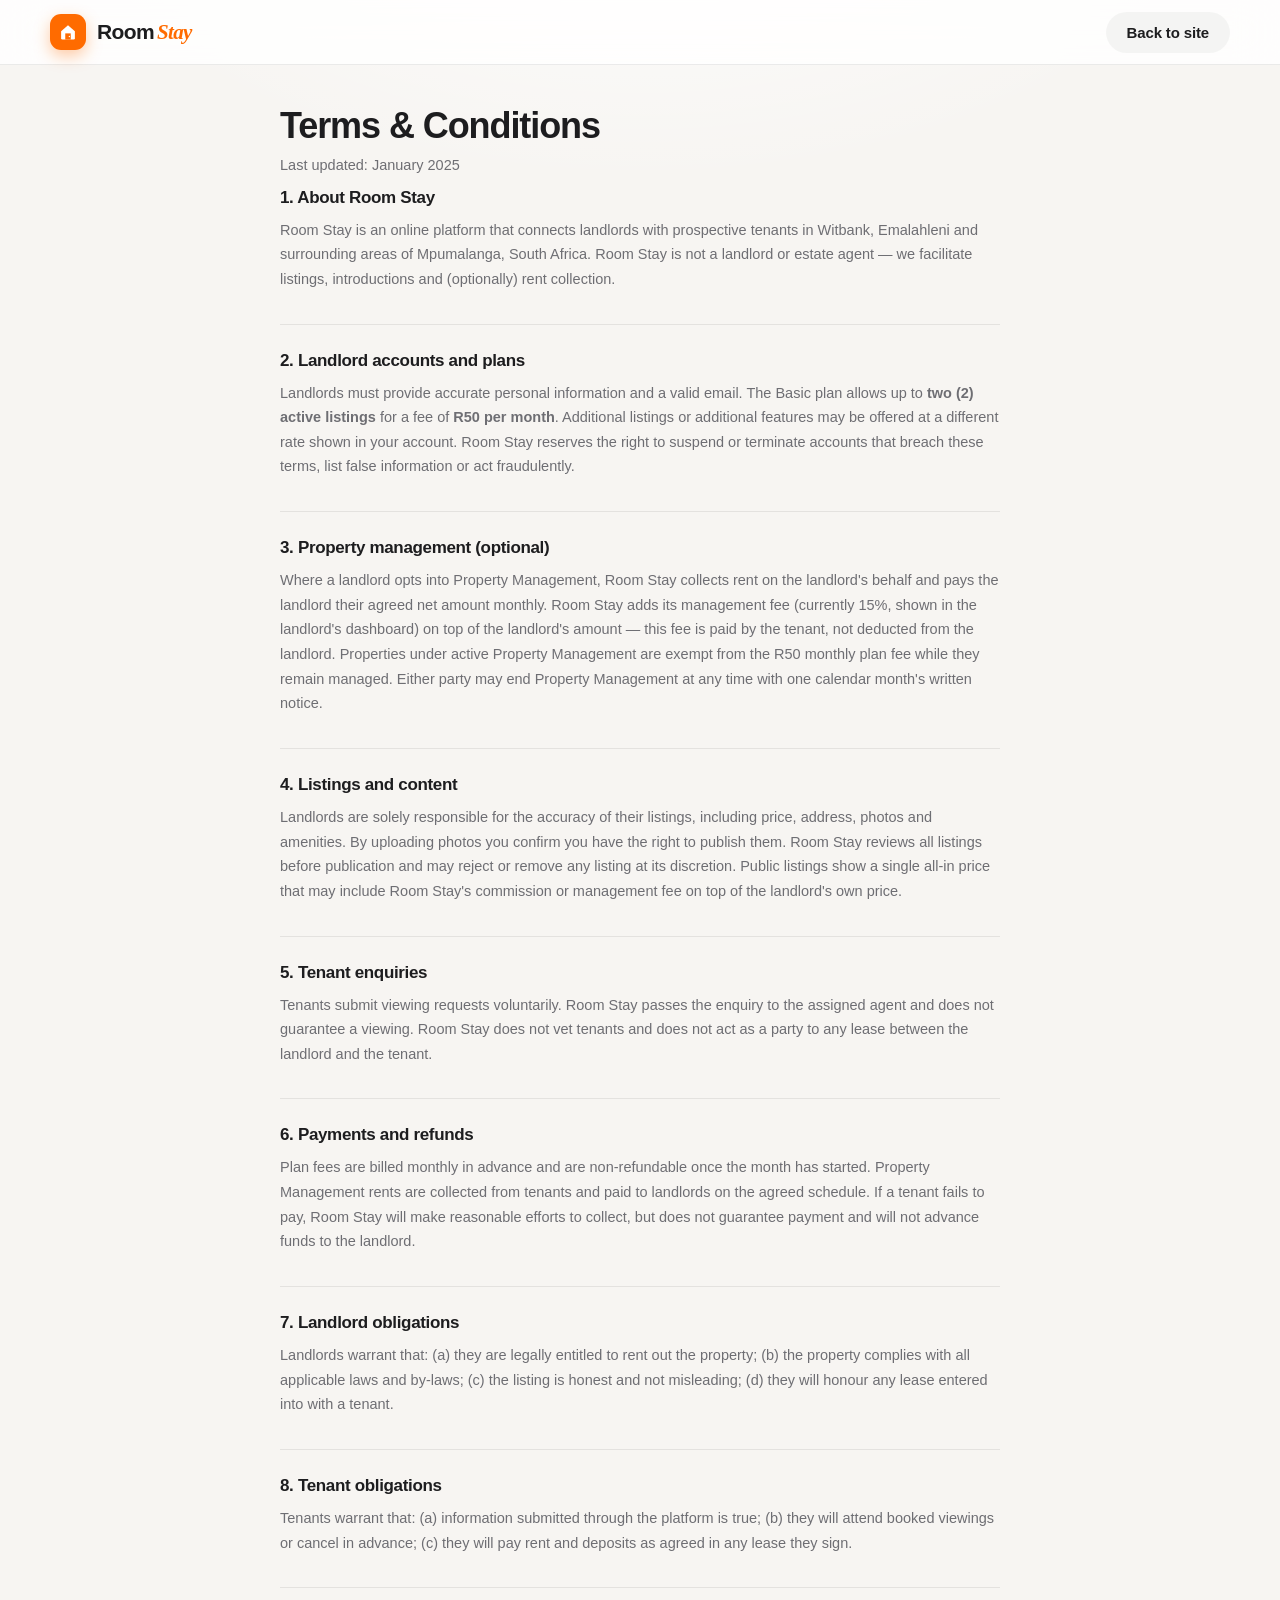
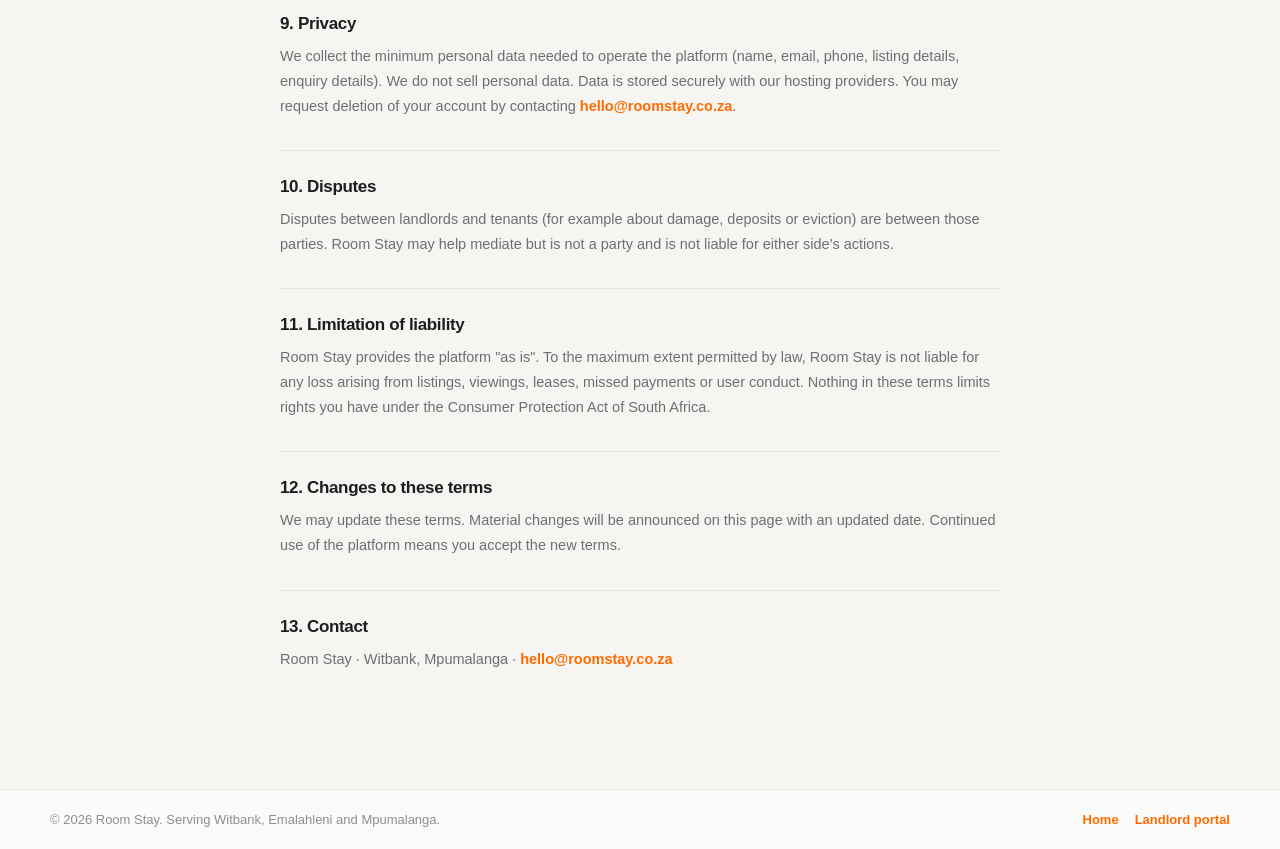
<file: terms.html>
<!DOCTYPE html>
<html lang="en">
<head>
<meta charset="UTF-8">
<meta name="viewport" content="width=device-width, initial-scale=1">
<title>Terms &amp; Conditions — Room Stay</title>
<link rel="icon" type="image/svg+xml" href="data:image/svg+xml,%3Csvg xmlns='http://www.w3.org/2000/svg' viewBox='0 0 64 64'%3E%3Crect width='64' height='64' rx='14' fill='%23FF6B00'/%3E%3Cpath d='M16 30 32 16l16 14v18a3 3 0 0 1-3 3H19a3 3 0 0 1-3-3V30z' fill='none' stroke='%23ffffff' stroke-width='3' stroke-linejoin='round'/%3E%3Cpath d='M26 51V36h12v15' fill='none' stroke='%23ffffff' stroke-width='3' stroke-linejoin='round'/%3E%3Ccircle cx='35' cy='44' r='1.6' fill='%23ffffff'/%3E%3C/svg%3E">
<link rel="stylesheet" href="public.css">
</head>
<body>

<header class="site-header">
  <div class="wrap header-inner">
    <a class="brand" href="index.html">
      <span class="brand-mark">
        <svg viewBox="0 0 32 32" fill="none" aria-hidden="true">
          <path d="M6 15 16 6l10 9v10a2 2 0 0 1-2 2H8a2 2 0 0 1-2-2V15z" fill="#fff"/>
          <path d="M12 27V18h8v9" fill="#FF6B00"/>
          <circle cx="18" cy="22.5" r="1" fill="#fff"/>
        </svg>
      </span>
      <span class="brand-name"><span class="brand-first">Room</span><span class="brand-second">Stay</span></span>
    </a>
    <div class="header-actions">
      <a class="btn btn-ghost" href="index.html">Back to site</a>
    </div>
  </div>
</header>

<main class="wrap terms-wrap">
  <h1>Terms &amp; Conditions</h1>
  <p class="terms-updated">Last updated: January 2025</p>

  <section>
    <h2>1. About Room Stay</h2>
    <p>Room Stay is an online platform that connects landlords with prospective tenants in Witbank, Emalahleni and surrounding areas of Mpumalanga, South Africa. Room Stay is not a landlord or estate agent — we facilitate listings, introductions and (optionally) rent collection.</p>
  </section>

  <section>
    <h2>2. Landlord accounts and plans</h2>
    <p>Landlords must provide accurate personal information and a valid email. The Basic plan allows up to <strong>two (2) active listings</strong> for a fee of <strong>R50 per month</strong>. Additional listings or additional features may be offered at a different rate shown in your account. Room Stay reserves the right to suspend or terminate accounts that breach these terms, list false information or act fraudulently.</p>
  </section>

  <section>
    <h2>3. Property management (optional)</h2>
    <p>Where a landlord opts into Property Management, Room Stay collects rent on the landlord's behalf and pays the landlord their agreed net amount monthly. Room Stay adds its management fee (currently 15%, shown in the landlord's dashboard) on top of the landlord's amount — this fee is paid by the tenant, not deducted from the landlord. Properties under active Property Management are exempt from the R50 monthly plan fee while they remain managed. Either party may end Property Management at any time with one calendar month's written notice.</p>
  </section>

  <section>
    <h2>4. Listings and content</h2>
    <p>Landlords are solely responsible for the accuracy of their listings, including price, address, photos and amenities. By uploading photos you confirm you have the right to publish them. Room Stay reviews all listings before publication and may reject or remove any listing at its discretion. Public listings show a single all-in price that may include Room Stay's commission or management fee on top of the landlord's own price.</p>
  </section>

  <section>
    <h2>5. Tenant enquiries</h2>
    <p>Tenants submit viewing requests voluntarily. Room Stay passes the enquiry to the assigned agent and does not guarantee a viewing. Room Stay does not vet tenants and does not act as a party to any lease between the landlord and the tenant.</p>
  </section>

  <section>
    <h2>6. Payments and refunds</h2>
    <p>Plan fees are billed monthly in advance and are non-refundable once the month has started. Property Management rents are collected from tenants and paid to landlords on the agreed schedule. If a tenant fails to pay, Room Stay will make reasonable efforts to collect, but does not guarantee payment and will not advance funds to the landlord.</p>
  </section>

  <section>
    <h2>7. Landlord obligations</h2>
    <p>Landlords warrant that: (a) they are legally entitled to rent out the property; (b) the property complies with all applicable laws and by-laws; (c) the listing is honest and not misleading; (d) they will honour any lease entered into with a tenant.</p>
  </section>

  <section>
    <h2>8. Tenant obligations</h2>
    <p>Tenants warrant that: (a) information submitted through the platform is true; (b) they will attend booked viewings or cancel in advance; (c) they will pay rent and deposits as agreed in any lease they sign.</p>
  </section>

  <section>
    <h2>9. Privacy</h2>
    <p>We collect the minimum personal data needed to operate the platform (name, email, phone, listing details, enquiry details). We do not sell personal data. Data is stored securely with our hosting providers. You may request deletion of your account by contacting <a href="mailto:hello@roomstay.co.za">hello@roomstay.co.za</a>.</p>
  </section>

  <section>
    <h2>10. Disputes</h2>
    <p>Disputes between landlords and tenants (for example about damage, deposits or eviction) are between those parties. Room Stay may help mediate but is not a party and is not liable for either side's actions.</p>
  </section>

  <section>
    <h2>11. Limitation of liability</h2>
    <p>Room Stay provides the platform "as is". To the maximum extent permitted by law, Room Stay is not liable for any loss arising from listings, viewings, leases, missed payments or user conduct. Nothing in these terms limits rights you have under the Consumer Protection Act of South Africa.</p>
  </section>

  <section>
    <h2>12. Changes to these terms</h2>
    <p>We may update these terms. Material changes will be announced on this page with an updated date. Continued use of the platform means you accept the new terms.</p>
  </section>

  <section>
    <h2>13. Contact</h2>
    <p>Room Stay · Witbank, Mpumalanga · <a href="mailto:hello@roomstay.co.za">hello@roomstay.co.za</a></p>
  </section>
</main>

<footer class="site-footer">
  <div class="wrap footer-inner">
    <p>© <span id="year"></span> Room Stay. Serving Witbank, Emalahleni and Mpumalanga.</p>
    <div class="footer-links"><a href="index.html">Home</a><a href="landlord.html">Landlord portal</a></div>
  </div>
</footer>

<script>document.getElementById('year').textContent=new Date().getFullYear();</script>
</body>
</html>
</file>
<file: public.css>
:root{
  --bg:#f7f5f2;
  --surface:#fff;
  --ink:#1d1d1f;
  --ink-2:#6e6e73;
  --ink-3:#8e8e93;
  --line:rgba(0,0,0,.08);
  --accent:#FF6B00;          /* signature orange */
  --accent-dark:#E55C00;
  --accent-soft:rgba(255,107,0,.10);
  --radius-lg:22px;
  --radius-md:16px;
  --shadow-sm:0 1px 2px rgba(0,0,0,.04), 0 6px 18px rgba(0,0,0,.05);
  --shadow-md:0 2px 8px rgba(0,0,0,.05), 0 20px 44px rgba(0,0,0,.10);
  --font:-apple-system, BlinkMacSystemFont, "SF Pro Display", "SF Pro Text", "Segoe UI", Roboto, Helvetica, Arial, sans-serif;
}

*{box-sizing:border-box;}
html{scroll-behavior:smooth;}

body{
  margin:0;
  font-family:var(--font);
  color:var(--ink);
  background:radial-gradient(900px 520px at 50% -180px, #fff 0, rgba(255,255,255,0) 70%), var(--bg);
  -webkit-font-smoothing:antialiased;
}

img{display:block;max-width:100%;}
a{color:inherit;text-decoration:none;}
button{font-family:inherit;}
.hidden{display:none !important;}
.wrap{width:min(1180px, calc(100% - 32px));margin-inline:auto;}

/* ---------- Buttons ---------- */
.btn{
  display:inline-flex;align-items:center;justify-content:center;gap:8px;
  border:1px solid transparent;border-radius:999px;padding:11px 20px;
  font-size:15px;font-weight:600;letter-spacing:-.01em;cursor:pointer;
  transition:transform .16s, background .16s, box-shadow .16s;
  white-space:nowrap;
}
.btn:active{transform:scale(.97);}
.btn-primary{background:var(--accent);color:#fff;box-shadow:0 8px 22px rgba(255,107,0,.35);}
.btn-primary:hover{background:var(--accent-dark);}
.btn-dark{background:var(--ink);color:#fff;}
.btn-dark:hover{background:#000;}
.btn-ghost{background:rgba(0,0,0,.04);color:var(--ink);}
.btn-ghost:hover{background:rgba(0,0,0,.08);}

/* ---------- Header ---------- */
.site-header{
  position:sticky;top:0;z-index:50;
  background:rgba(255,255,255,.82);
  backdrop-filter:saturate(180%) blur(22px);
  -webkit-backdrop-filter:saturate(180%) blur(22px);
  border-bottom:1px solid var(--line);
}
.header-inner{display:flex;align-items:center;gap:24px;height:64px;}

.brand{display:inline-flex;align-items:center;gap:11px;}
.brand-mark{
  width:36px;height:36px;border-radius:11px;
  background:var(--accent);
  color:#fff;display:grid;place-items:center;flex:0 0 auto;
  box-shadow:0 6px 16px rgba(255,107,0,.35);
}
.brand-mark svg{width:22px;height:22px;}
.brand-name{
  display:inline-flex;align-items:baseline;gap:3px;
  font-size:21px;letter-spacing:-.03em;line-height:1;
}
.brand-first{font-weight:800;color:var(--ink);}
.brand-second{
  font-family:Georgia,"Times New Roman",serif;
  font-style:italic;font-weight:600;color:var(--accent);
}

.header-nav{display:flex;gap:26px;font-size:15px;color:var(--ink-2);margin-left:12px;}
.header-nav a:hover{color:var(--accent);}
.header-actions{margin-left:auto;display:flex;gap:10px;}

/* ---------- HERO ---------- */
.hero{padding:16px 0 18px;}
.hero-grid{
  position:relative;display:block;border-radius:20px;overflow:hidden;
  background:linear-gradient(135deg,#fff3e8,#ffd9b8);
  box-shadow:var(--shadow-md);margin-bottom:16px;min-height:220px;
}
.hero-visual{
  position:absolute;inset:0;z-index:1;opacity:.7;filter:saturate(.9);
  pointer-events:none;
}
.hero-visual svg,
.hero-visual img{width:100%;height:100%;display:block;object-fit:cover;object-position:center;}
.hero-visual::after{
  content:"";position:absolute;inset:0;
  background:linear-gradient(180deg, rgba(255,255,255,.25) 0%, rgba(255,255,255,.7) 100%);
  pointer-events:none;
}
.hero-content{
  position:relative;z-index:2;display:flex;flex-direction:column;
  justify-content:center;align-items:center;text-align:center;
  padding:36px 22px;min-height:220px;
}
.hero-content h1{
  margin:0 0 10px;font-size:clamp(24px,3.2vw,36px);line-height:1.15;
  letter-spacing:-.03em;font-weight:800;color:var(--ink);
}
.hero-sub{margin:0;max-width:460px;color:var(--ink-2);font-size:15px;line-height:1.5;}

/* ---------- Search bar ---------- */
.searchbar{
  display:flex;align-items:center;gap:4px;background:var(--surface);
  border-radius:999px;padding:6px;box-shadow:var(--shadow-md);
  border:1px solid rgba(0,0,0,.05);
}
.search-field{display:flex;align-items:center;gap:9px;padding:0 14px;height:44px;border-radius:999px;min-width:0;}
.search-field:focus-within{background:var(--accent-soft);}
.search-grow{flex:1;min-width:0;}
.field-icon{color:var(--accent);display:grid;place-items:center;flex:0 0 auto;}
.field-icon svg{width:18px;height:18px;}
.search-field input,
.search-field select{
  border:0;background:transparent;outline:none;font-family:inherit;
  font-size:14.5px;color:var(--ink);width:100%;min-width:0;
}
.search-field select{cursor:pointer;padding-right:6px;}
.search-field input::placeholder{color:var(--ink-3);}
.search-sep{width:1px;height:22px;background:var(--line);flex:0 0 auto;}
.search-btn{height:44px;padding-inline:24px;flex:0 0 auto;}

/* ---------- Filters ---------- */
.filters{padding:22px 0 6px;}
.filter-head{display:flex;align-items:center;justify-content:space-between;gap:16px;flex-wrap:wrap;margin-bottom:14px;}
.filter-title{margin:0;font-size:19px;letter-spacing:-.02em;}
.filter-right{display:flex;align-items:center;gap:10px;}
.result-count{font-size:13.5px;color:var(--ink-2);}
.mini-select{border:1px solid var(--line);background:var(--surface);border-radius:999px;padding:8px 13px;font-size:13.5px;font-family:inherit;color:var(--ink);cursor:pointer;}
.chip-row{display:flex;gap:8px;overflow-x:auto;padding-bottom:8px;scrollbar-width:none;}
.chip-row::-webkit-scrollbar{display:none;}
.chip{
  display:inline-flex;align-items:center;gap:8px;flex:0 0 auto;
  border:1px solid var(--line);background:var(--surface);color:var(--ink-2);
  border-radius:999px;padding:8px 14px;font-size:13.5px;font-weight:500;
  cursor:pointer;transition:all .16s;
}
.chip:hover{border-color:var(--accent);}
.chip .chip-ico{display:grid;place-items:center;color:var(--accent);}
.chip .chip-ico svg{width:16px;height:16px;}
.chip.active{background:var(--accent);border-color:var(--accent);color:#fff;}
.chip.active .chip-ico{color:#fff;}

/* ---------- Cards ---------- */
main.wrap{padding-bottom:20px;}
.grid{display:grid;gap:20px;padding:20px 0 10px;grid-template-columns:repeat(auto-fill,minmax(260px,1fr));}
.card{
  background:var(--surface);border-radius:var(--radius-lg);overflow:hidden;
  box-shadow:var(--shadow-sm);cursor:pointer;
  transition:transform .22s, box-shadow .22s;display:flex;flex-direction:column;
}
.card:hover{transform:translateY(-4px);box-shadow:var(--shadow-md);}
.card-media{position:relative;aspect-ratio:4/3;background:#eee;overflow:hidden;}
.card-media img{width:100%;height:100%;object-fit:cover;transition:transform .5s;}
.card:hover .card-media img{transform:scale(1.04);}
.price-pill{
  position:absolute;left:14px;bottom:14px;
  display:inline-flex;align-items:baseline;gap:5px;
  background:var(--accent);color:#fff;
  border-radius:999px;padding:8px 15px;
  font-size:16px;font-weight:800;letter-spacing:-.02em;
  box-shadow:0 6px 18px rgba(255,107,0,.45);
}
.price-pill small{font-size:11.5px;font-weight:600;color:rgba(255,255,255,.85);}
.card-body{padding:15px 17px 17px;display:flex;flex-direction:column;gap:9px;flex:1;}
.card-title{margin:0;font-size:16px;font-weight:650;letter-spacing:-.02em;line-height:1.3;}
.card-loc{display:flex;align-items:center;gap:6px;margin:0;font-size:13.5px;color:var(--ink-2);}
.card-loc svg{width:14px;height:14px;flex:0 0 auto;color:var(--accent);}
.amenities{display:flex;gap:11px;margin-top:auto;padding-top:6px;flex-wrap:wrap;}
.amenity{display:grid;place-items:center;color:var(--accent);}
.amenity svg{width:18px;height:18px;}
.card-foot{display:flex;align-items:center;justify-content:space-between;border-top:1px solid var(--line);padding-top:10px;margin-top:2px;font-size:12px;color:var(--ink-3);}

/* ---------- Empty ---------- */
.empty{text-align:center;padding:70px 20px;color:var(--ink-2);}
.empty-icon{display:grid;place-items:center;color:var(--accent);margin-bottom:14px;}
.empty-icon svg{width:42px;height:42px;}
.empty h3{margin:0 0 8px;color:var(--ink);font-size:18px;letter-spacing:-.02em;}
.empty p{margin:0 0 20px;font-size:14.5px;}

/* ---------- How it works ---------- */
.how{padding:50px 0 20px;text-align:center;}
.how h2{font-size:clamp(22px,3vw,30px);letter-spacing:-.03em;margin:0 0 24px;}
.how-grid{display:grid;gap:16px;grid-template-columns:repeat(auto-fit,minmax(230px,1fr));}
.how-card{background:var(--surface);border-radius:var(--radius-lg);padding:24px 22px;box-shadow:var(--shadow-sm);text-align:left;}
.how-ico{width:44px;height:44px;border-radius:13px;background:var(--accent-soft);display:grid;place-items:center;color:var(--accent);margin-bottom:14px;}
.how-ico svg{width:22px;height:22px;}
.how-card h3{margin:0 0 6px;font-size:16px;letter-spacing:-.02em;}
.how-card p{margin:0;font-size:14px;line-height:1.55;color:var(--ink-2);}

/* ---------- Footer ---------- */
.site-footer{border-top:1px solid var(--line);margin-top:40px;padding:22px 0;background:rgba(255,255,255,.6);}
.footer-inner{display:flex;align-items:center;justify-content:space-between;gap:16px;flex-wrap:wrap;}
.footer-inner p{margin:0;font-size:13px;color:var(--ink-3);}
.footer-inner a{color:var(--accent);font-weight:600;}
.footer-links{display:flex;align-items:center;gap:16px;font-size:13px;color:var(--ink-2);}
.footer-links a:hover{color:var(--accent);}
.footer-gear{display:inline-flex;align-items:center;justify-content:center;width:34px;height:34px;border-radius:10px;color:var(--ink-3);transition:background .15s, color .15s;}
.footer-gear:hover{background:var(--accent-soft);color:var(--accent);}
.footer-gear svg{width:17px;height:17px;}

/* ---------- Property detail ---------- */
.detail-wrap{padding:28px 0 60px;}
.loading{padding:70px 0;text-align:center;color:var(--ink-2);}
.detail-grid{display:grid;grid-template-columns:minmax(0,1.6fr) minmax(0,1fr);gap:28px;align-items:start;}
.gallery-main{border-radius:var(--radius-lg);overflow:hidden;background:#eee;aspect-ratio:4/3;box-shadow:var(--shadow-sm);}
.gallery-main img{width:100%;height:100%;object-fit:cover;}
.gallery-thumbs{display:flex;gap:9px;margin-top:9px;overflow-x:auto;padding-bottom:4px;}
.gallery-thumbs::-webkit-scrollbar{display:none;}
.thumb{flex:0 0 86px;height:66px;border-radius:12px;overflow:hidden;cursor:pointer;border:2px solid transparent;background:#eee;transition:border-color .16s;}
.thumb img{width:100%;height:100%;object-fit:cover;}
.thumb.active{border-color:var(--accent);}
.detail-title{margin:24px 0 8px;font-size:clamp(22px,3vw,30px);letter-spacing:-.03em;line-height:1.15;}
.detail-loc{display:flex;align-items:center;gap:7px;color:var(--ink-2);font-size:14.5px;margin:0 0 16px;}
.detail-loc svg{width:15px;height:15px;color:var(--accent);}
.meta-row{display:flex;gap:8px;flex-wrap:wrap;margin-bottom:22px;}
.meta-chip{display:inline-flex;align-items:center;gap:7px;background:var(--surface);border:1px solid var(--line);border-radius:999px;padding:7px 13px;font-size:13px;color:var(--ink-2);}
.meta-chip svg{width:15px;height:15px;color:var(--accent);}
.section-title{margin:26px 0 12px;font-size:17px;letter-spacing:-.02em;}
.desc{color:var(--ink-2);font-size:15px;line-height:1.65;white-space:pre-line;margin:0;}
.amenity-grid{display:grid;grid-template-columns:repeat(auto-fill,minmax(170px,1fr));gap:10px;}
.amenity-item{display:flex;align-items:center;gap:10px;background:var(--surface);border:1px solid var(--line);border-radius:var(--radius-md);padding:12px 14px;font-size:14px;color:var(--ink);}
.amenity-item svg{width:19px;height:19px;color:var(--accent);flex:0 0 auto;}
.aside{position:sticky;top:80px;display:flex;flex-direction:column;gap:14px;}
.price-card{background:var(--surface);border-radius:var(--radius-lg);padding:22px;box-shadow:var(--shadow-md);border-top:4px solid var(--accent);}
.price-big{font-size:32px;font-weight:800;letter-spacing:-.035em;color:var(--accent);}
.price-big small{font-size:14px;font-weight:500;color:var(--ink-2);}
.price-note{font-size:12.5px;color:var(--ink-3);margin:6px 0 16px;}
.price-card .btn{width:100%;}
.agent-card{background:var(--surface);border-radius:var(--radius-lg);padding:18px;box-shadow:var(--shadow-sm);}
.agent-card h3{margin:0 0 3px;font-size:14.5px;letter-spacing:-.01em;}
.agent-role{font-size:12.5px;color:var(--ink-3);margin:0 0 12px;}
.agent-line{display:flex;align-items:center;gap:10px;font-size:13.5px;color:var(--ink-2);margin-bottom:8px;}
.agent-line svg{width:16px;height:16px;color:var(--accent);flex:0 0 auto;}

/* ---------- Modal ---------- */
.modal-overlay{position:fixed;inset:0;z-index:300;background:rgba(20,20,22,.55);backdrop-filter:blur(6px);-webkit-backdrop-filter:blur(6px);display:grid;place-items:center;padding:16px;}
.modal-overlay.hidden{display:none !important;}
.modal-card{background:var(--surface);border-radius:24px;padding:26px;width:100%;max-width:420px;max-height:92vh;overflow-y:auto;box-shadow:0 30px 70px rgba(0,0,0,.35);position:relative;}
.modal-close{position:absolute;top:12px;right:12px;width:32px;height:32px;border-radius:50%;border:0;background:rgba(0,0,0,.06);color:var(--ink-2);font-size:18px;line-height:1;cursor:pointer;display:grid;place-items:center;}
.modal-close:hover{background:rgba(0,0,0,.12);}
.modal-card h2{margin:0 0 6px;font-size:20px;letter-spacing:-.02em;padding-right:32px;}
.modal-card > p{margin:0 0 16px;font-size:13.5px;color:var(--ink-2);}
.modal-card .field{margin-bottom:11px;}
.modal-card .field > span{display:block;font-size:12.5px;font-weight:600;color:var(--ink-2);margin-bottom:6px;}
.modal-card input,.modal-card select{width:100%;border:1px solid var(--line);background:#fbfbfc;border-radius:12px;padding:11px 14px;font-size:14.5px;font-family:inherit;color:var(--ink);outline:none;}
.modal-card input:focus,.modal-card select:focus{border-color:var(--accent);background:#fff;box-shadow:0 0 0 4px var(--accent-soft);}
.modal-card .btn{margin-top:8px;}

/* ---------- Terms page ---------- */
.terms-wrap{max-width:760px;padding:40px 20px 60px;}
.terms-wrap h1{font-size:clamp(26px,4vw,36px);letter-spacing:-.03em;margin:0 0 6px;}
.terms-updated{color:var(--ink-3);font-size:13.5px;margin:0 0 30px;}
.terms-wrap section{margin-bottom:26px;padding-bottom:22px;border-bottom:1px solid var(--line);}
.terms-wrap section:last-child{border-bottom:0;}
.terms-wrap h2{font-size:17px;letter-spacing:-.02em;margin:0 0 10px;color:var(--ink);}
.terms-wrap p{margin:0 0 10px;color:var(--ink-2);font-size:14.5px;line-height:1.7;}
.terms-wrap a{color:var(--accent);font-weight:600;}

/* ---------- Toasts ---------- */
.toast-stack{position:fixed;left:50%;bottom:24px;transform:translateX(-50%);z-index:400;display:flex;flex-direction:column;gap:10px;align-items:center;padding:0 16px;}
.toast{background:rgba(29,29,31,.94);color:#fff;padding:12px 20px;border-radius:999px;font-size:14px;font-weight:500;box-shadow:0 12px 30px rgba(0,0,0,.25);max-width:90vw;text-align:center;}

/* ---------- Responsive ---------- */
@media (max-width:900px){
  .detail-grid{grid-template-columns:1fr;}
  .aside{position:static;}
}
@media (max-width:820px){
  .hero{padding:14px 0 16px;}
  .hero-grid{min-height:180px;margin-bottom:14px;border-radius:16px;}
  .hero-content{padding:26px 18px;min-height:180px;}
  .hero-content h1{font-size:clamp(20px,5.2vw,26px);}
  .hero-sub{font-size:13.5px;max-width:340px;}
  .hero-visual{opacity:.6;}
  .searchbar{flex-wrap:wrap;border-radius:22px;padding:8px;gap:6px;}
  .search-grow{flex:1 1 100%;}
  .search-sep{display:none;}
  .search-field{flex:1 1 calc(50% - 3px);height:42px;}
  .search-btn{flex:1 1 100%;height:42px;}
}
@media (max-width:720px){
  .header-nav{display:none;}
  .header-actions .btn-ghost{display:none;}
  .grid{grid-template-columns:repeat(auto-fill,minmax(240px,1fr));gap:16px;}
}
@media (max-width:480px){
  .brand-name{font-size:18px;}
  .brand-mark{width:32px;height:32px;border-radius:10px;}
  .grid{grid-template-columns:1fr;}
  .footer-inner{flex-direction:column;align-items:flex-start;gap:12px;}
}
</file>
